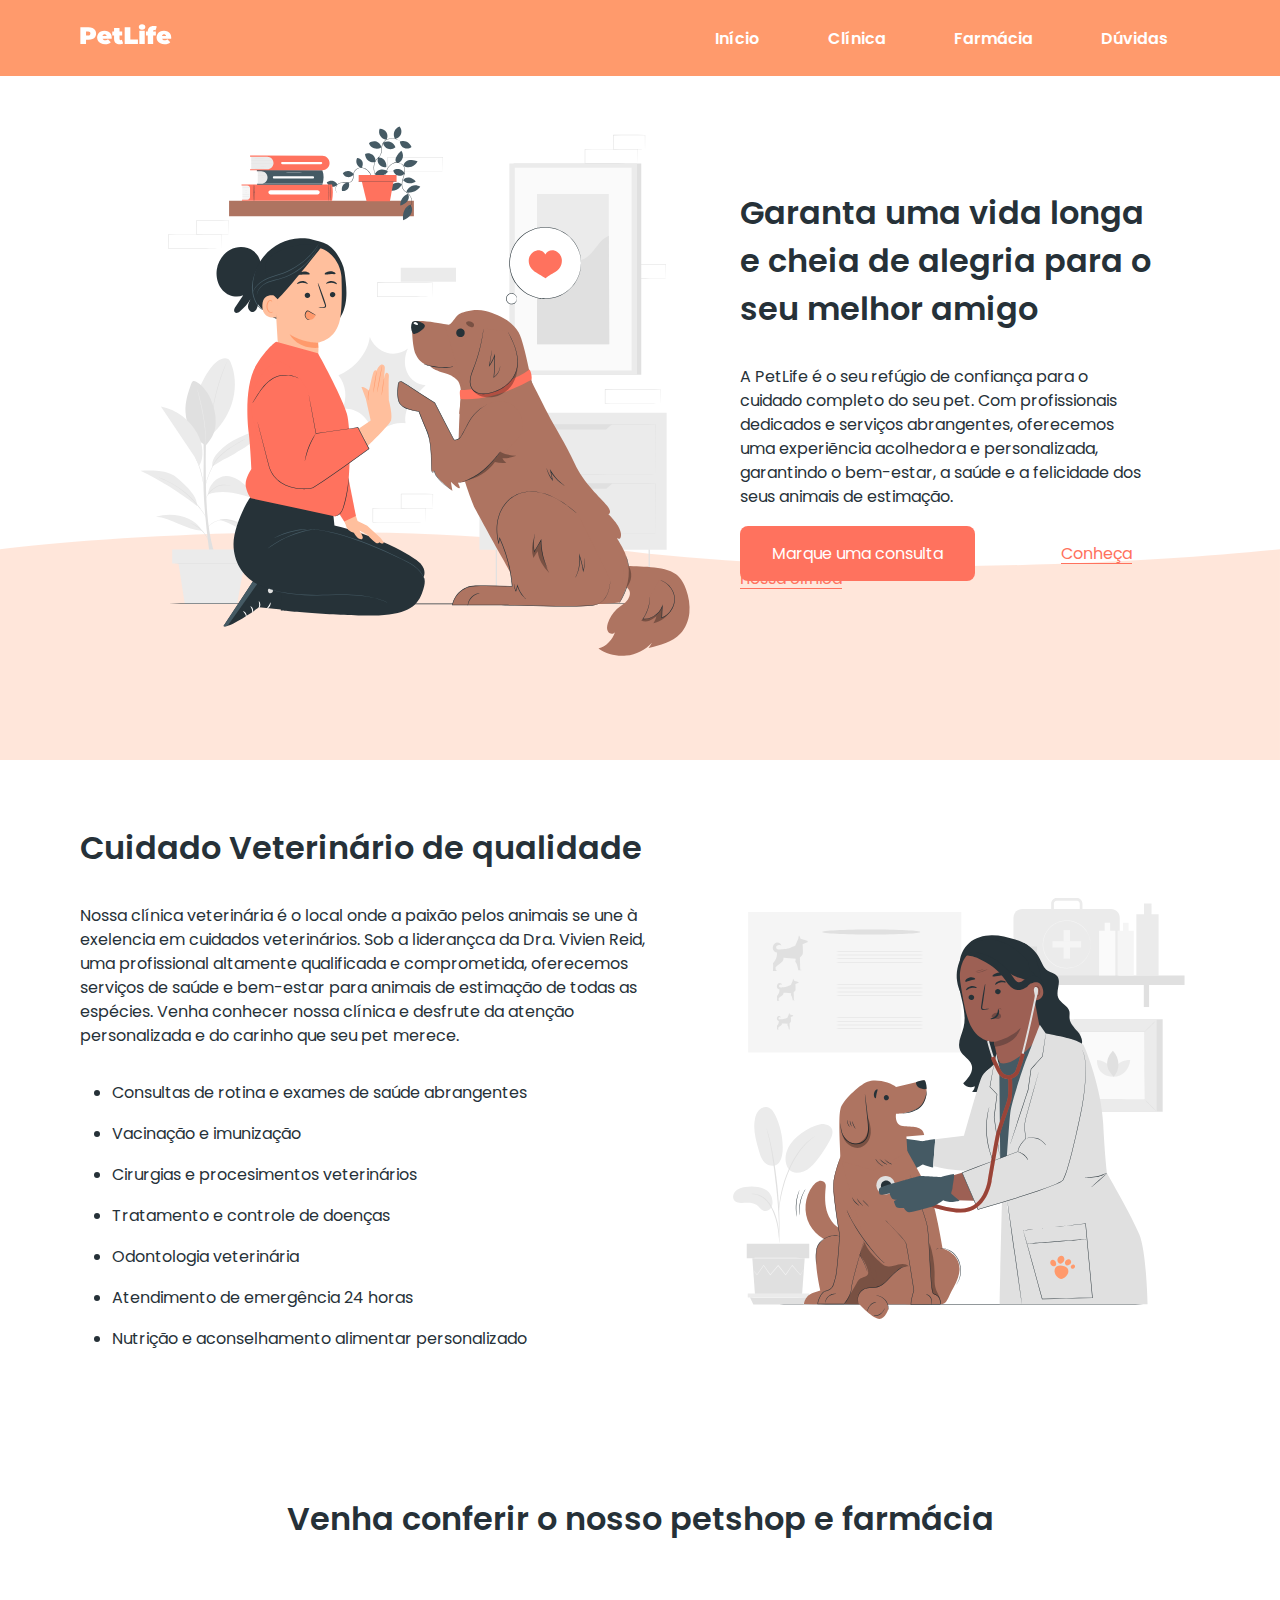
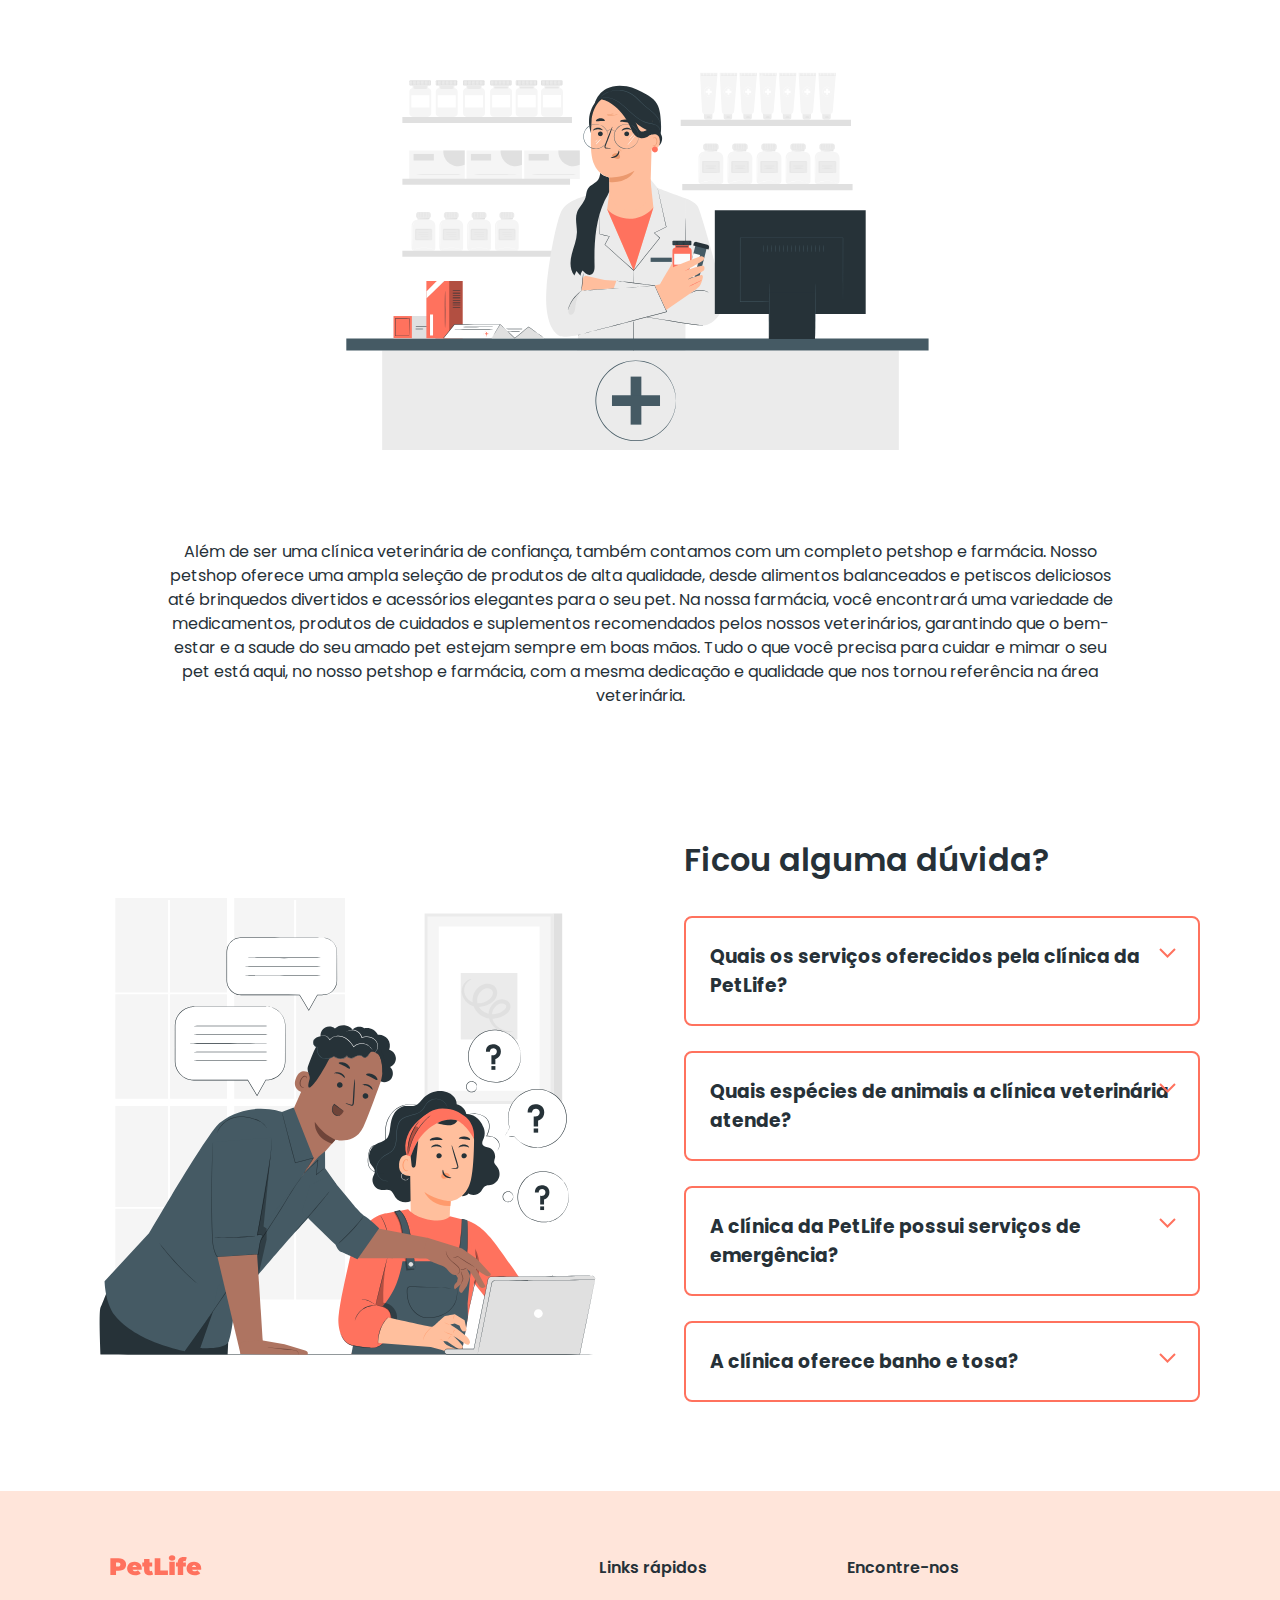
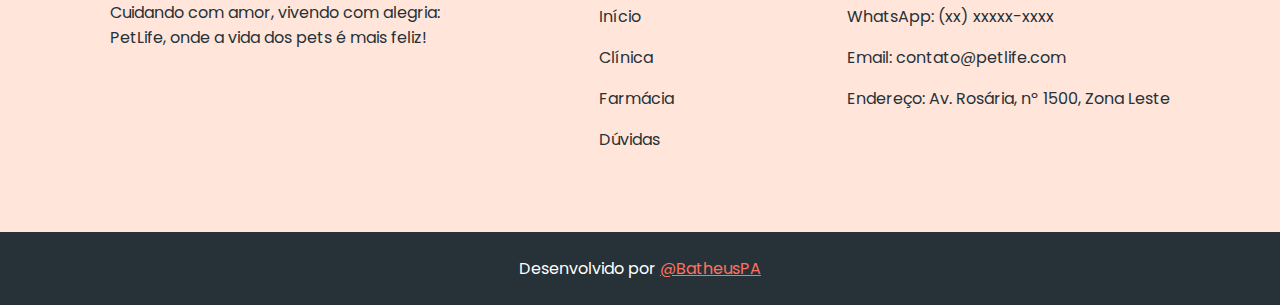
<file: index.html>
<!DOCTYPE html>
<html lang="en">
<head>
    <meta charset="UTF-8">
    <meta name="description" content="Garanta uma vida longa e cheia de alegria para o seu melhor amigo">
    <title>PetLife</title>

    <link rel="stylesheet" href="style.css">
</head>
<body>
    <header> 
        <a href="index.html">
            <img src="img/logo-white.svg" alt="PetLife"> 
        </a>
        <nav> 
            <a href="#inicio">Início</a>
            <a href="#clinica">Clínica</a>
            <a href="#farmacia">Farmácia</a>
            <a href="#duvidas">Dúvidas</a>
        </nav>
    </header>

    <main>
        <section id="inicio">
            <img src="img/start-img.svg" alt="" width="580" height="580">

            <div>
                <h1>Garanta uma vida longa e cheia de alegria para o seu melhor amigo</h1>
                <p class="paragrafo">
                    A PetLife é o seu refúgio de confiança para o cuidado completo do seu pet. Com profissionais
                    dedicados e serviços abrangentes, oferecemos uma experiẽncia acolhedora e personalizada, garantindo
                    o bem-estar, a saúde e a felicidade dos seus animais de estimação.
            </p>
                <a class="botao" href="https://wa.me/" target="_blank">Marque uma consulta</a>
                <a class="botao-transparente" href="#clinica">Conheça nossa clínica</a>
            </div>
            <img class="absolute" src="img/shape.svg" alt="">
        </section>

        <section id="clinica">
            <div>
                <h2>Cuidado Veterinário de qualidade</h2>
                <p class="paragrafo">
                    Nossa clínica veterinária é o local onde a paixão pelos animais se une à exelencia em cuidados
                    veterinários. Sob a liderançca da Dra. Vivien Reid, uma profissional altamente qualificada e
                    comprometida, oferecemos serviços de saúde e bem-estar para animais de estimação de todas as espécies.
                    Venha conhecer nossa clínica e desfrute da atenção personalizada e do carinho que seu pet merece.
                </p>
                <ul>
                    <li>Consultas de rotina e exames de saúde abrangentes</li>
                    <li>Vacinação e imunização</li>
                    <li>Cirurgias e procesimentos veterinários</li>
                    <li>Tratamento e controle de doenças</li>
                    <li>Odontologia veterinária</li>
                    <li>Atendimento de emergência 24 horas</li>
                    <li>Nutrição e aconselhamento alimentar personalizado</li>
                </ul>
            </div>

            <img src="img/clinic-img.svg" alt="" width="480" height="480" loading="lazy">
        </section>

        <section id="farmacia">
            <h2>Venha conferir o nosso petshop e farmácia</h2>
            <img src="img/shop-img.svg" alt="" width="645" height="430" loading="lazy">
            <p class="paragrafo">
                Além de ser uma clínica veterinária de confiança, também contamos com um completo petshop e
                farmácia. Nosso petshop oferece uma ampla seleção de produtos de alta qualidade, desde alimentos
                balanceados e petiscos deliciosos até brinquedos divertidos e acessórios elegantes para o seu pet. Na
                nossa farmácia, você encontrará uma variedade de medicamentos, produtos de cuidados e suplementos
                recomendados pelos nossos veterinários, garantindo que o bem-estar e a saude do seu amado pet
                estejam sempre em boas mãos. Tudo o que você precisa para cuidar e mimar o seu pet está aqui, no
                nosso petshop e farmácia, com a mesma dedicação e qualidade que nos tornou referência na área
                veterinária.
            </p>
        </section>

        <section id="duvidas">
            <img src="img/faq-img.svg" alt="" width="540" height="540" loading="lazy">
            <div>
                <h2>Ficou alguma dúvida?</h2>
                
                <div class="duvida">
                    <h3>Quais os serviços oferecidos pela clínica da PetLife?</h3>
                    <img src="img/arrow-down.svg" alt="">
                    <p class="paragrafo">
                        A clínica da PetLife oferece uma ampla gama de serviços, incluindo consultas de rotina, vacinação,
                        cirurgias, tratamento de doenças, cuidados odontológicos, atendimento de emergência 24 horas, programas
                        de prevenção de pulgas, carrapatos e vermes, entre outros. Nosso objetivo é fornecer cuidados abrangentes
                        e personalizados para garantir a saúde e o bem-estar do seu pet.</p>
                </div>

                <div class="duvida">
                    <h3>Quais espécies de animais a clínica veterinária atende?</h3>
                    <img src="img/arrow-down.svg" alt="">
                    <p class="paragrafo">
                        A clínica Veterinária da PetLife atende animais de estimação de todas as espécies, incluindo gatos, cães,
                        pássaros, roedores e reptéis. Nossos profissionais possuem conhecimento e experiência para cuidar de diferentes 
                        tipo de animais, oferecendo um atendimento especializado e dedicado a cada um deles.
                    </p>
                </div>

                <div class="duvida">
                    <h3>A clínica da PetLife possui serviços de emergência?</h3>
                    <img src="img/arrow-down.svg" alt="">
                    <p class="paragrafo">
                        Sim, A clínica Veterinária da PetLife oferece serviços de emergência 24 horas, Se o seu animal de estimação
                        precisar de atendimento veterinário imediato fora do horário de expediente, nossa equipe está pronta para ajudar,
                        fornecendo cuidados urgentes e tratamento adequado para garantir o bem-estar do seu pet.
                    </p>
                </div>

                <div class="duvida">
                    <h3>A clínica oferece banho e tosa?</h3>
                    <img src="img/arrow-down.svg" alt="">
                    <p class="paragrafo">
                        Sim, A clínica Veterinária da PetLife oferece serviços profissionais de banho e tosa. Nossa equipe de profissionais
                        experientes garante que seu pet receba cuidados adequados, usando produtos de alta qualidade e técnicas seguras. O banho
                        e tosa ajudam a mantem a higiene, saúde da pele e pelagem do seu pet, além de proporcionar uma experiência relaxante e agradável para eles.
                    </p>
                </div>
            </div>
        </section>
    </main>

    <footer>
        <div>
            <img src="img/logo.svg" alt="logo PetLife">
            <p>Cuidando com amor, vivendo com alegria: PetLife, onde a vida dos pets é mais feliz!</p>
        </div>

        <div>
            <strong class="titulo">Links rápidos</strong>
            <nav>
                <a href="#inicio">Início</a>
                <a href="#clinica">Clínica</a>
                <a href="#farmacia">Farmácia</a>
                <a href="#duvidas">Dúvidas</a>
            </nav>
        </div>

        <div>
            <strong class="titulo">Encontre-nos</strong>
            <p>WhatsApp: <a href="https://wa.me/" target="_blank">(xx) xxxxx-xxxx</a></p>
            <p>Email: <a href="mailto:contato@petlife.com">contato@petlife.com</a></p>
            <p>Endereço: Av. Rosária, nº 1500, Zona Leste</p>
        </div>
    </footer>
    <div id="copyright">
        Desenvolvido por <a href="https://github.com/BatheusPA" target="_blank">@BatheusPA</a>
    </div>

    <script src="script.js"></script>
</body>
</html>
</file>
<file: style.css>
@import url('https://fonts.googleapis.com/css2?family=Poppins:ital,wght@0,100;0,200;0,300;0,400;0,500;0,600;0,700;0,800;0,900;1,100;1,200;1,300;1,400;1,500;1,600;1,700;1,800;1,900&display=swap');

*{
    font-family: 'Poppins', sans-serif;
    margin: 0;
    padding: 0;
    box-sizing: border-box;
}
header {
    background-color: #FF9A6C;
    display: flex;
    align-items: center;
    justify-content: space-between;
    padding: 24px 80px;
}

header nav a {
    color: #FFFFFF;
    font-weight: 600;
    padding: 32px;
    text-decoration: none;
    transition: .5s;
}

header nav a:hover {
    color: red;
}

body {
    color: #263138
}

#inicio {
    display: flex;
    align-items: center;
    gap: 32px;
    padding: 24px 128px 80px;
    position: relative;
}

h1, h2{
    font-weight: 600;
    font-size: 32px;
    margin-bottom: 32px;
}

.paragrafo{
    line-height: 150%;
    margin-bottom: 32px;
}

.botao{
    background-color: #ff725e;
    color: #fff;
    border-radius: 8px;
    padding: 16px 32px;
    text-decoration: none;
    margin-right: 50px;
}

.botao-transparente{
    background-color: transparent;
    color: #ff725e; 
    padding: 16px 32px;
    text-underline-offset: 4px;
}

.absolute{
    position: absolute;
    bottom: 0;
    left: 0;
    width: 100%;
    z-index: -10;
}

#clinica{
    display: flex;
    align-items: center;
    gap: 64px;
    padding: 64px 80px;
}

#clinica li{
    margin-bottom: 16px;
    margin-left: 32px;
}

#farmacia{
    padding: 64px 80px;
    text-align: center;
}

#farmacia img{
    margin: 64px auto;
}

#farmacia .paragrafo{
    max-width: 950px;
    margin: 0 auto;
}

#duvidas{
    display: flex;
    align-items: center;
    gap: 64px;
    padding: 64px 80px;
}

.duvida{
    position: relative;
}

.duvida h3{
    border: 2px solid #ff725e;
    border-radius: 8px;
    cursor: pointer;
    padding: 24px;
}

.duvida img{
    position: absolute;
    top: 32px;
    right: 24px;
} 

.duvida .paragrafo{
    border-right: 1px solid #ff725e;
    border-bottom: 1px solid #ff725e;
    border-left: 1px solid #ff725e;
    border-radius: 0 0 8px 8px;
    margin-top: -8px;
    padding: 0  24px;
    height: 0;
    opacity: 0;
    overflow: hidden;
    transition: .2s;
}

.duvida.ativa .paragrafo{
    height: fit-content;
    opacity: 1;
    padding: 24px;
}

footer{
    background-color: rgba(255, 152, 108, 0.25);
    display: flex;
    justify-content: space-around;
    gap: 80px;
    padding: 64px 80px;
}

footer img, footer .titulo{
    display: block;
    font-weight: 600;
    margin-bottom: 24px;
}

footer nav a{
    display: block;
    margin-bottom: 16px;
    text-decoration: none;
    color: #263138;
}

footer p{
    margin-bottom: 16px;
    max-width: 350px;
}

footer p a{
    color: #263138;
    text-decoration: none;
}

#copyright{
    background-color: #263138;
    text-align: center;
    padding: 24px;
    color: #fff;
}

#copyright a{
    color: #ff725e;
}
</file>
